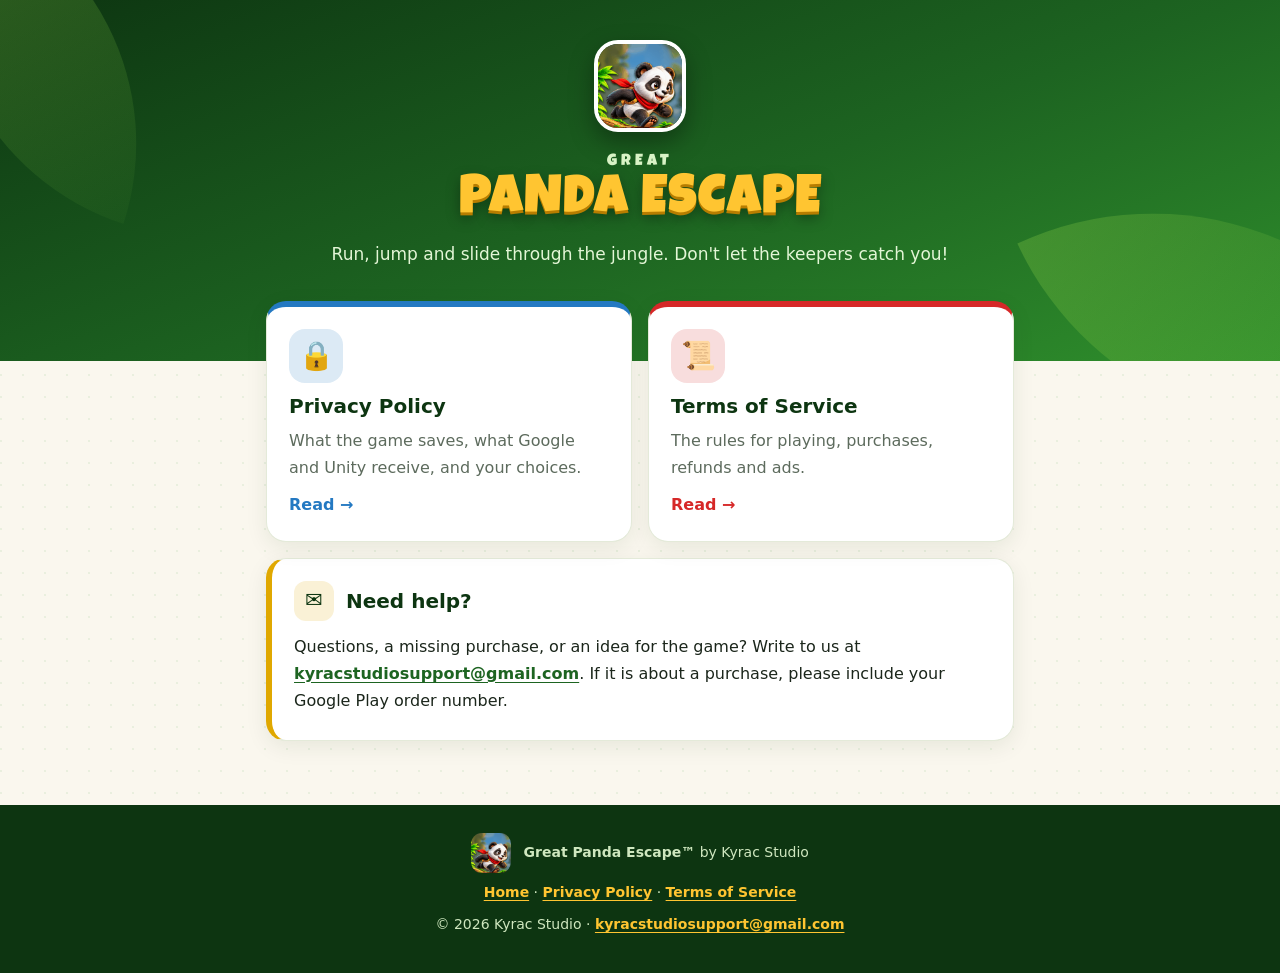
<file: index.html>
<!doctype html>
<html lang="en">
<head>
<meta charset="utf-8">
<meta name="viewport" content="width=device-width, initial-scale=1">
<title>Great Panda Escape — Kyrac Studio</title>
<meta name="description" content="Great Panda Escape, an endless jungle runner by Kyrac Studio: Privacy Policy, Terms of Service and support.">
<link rel="icon" href="icon.png">
<link rel="stylesheet" href="style.css">
</head>
<body>
<header class="hero">
  <img class="app-icon" src="icon.png" alt="Great Panda Escape app icon">
  <h1 class="brand"><small>GREAT</small><span>PANDA ESCAPE</span></h1>
  <p class="tagline">Run, jump and slide through the jungle. Don't let the keepers catch you!</p>
</header>

<main>
  <div class="links">
    <a class="link-card" href="privacy-policy.html" style="--accent: var(--sky)">
      <span class="badge">🔒</span>
      <b>Privacy Policy</b>
      <span>What the game saves, what Google and Unity receive, and your choices.</span><br>
      <em>Read →</em>
    </a>
    <a class="link-card" href="terms.html" style="--accent: var(--red)">
      <span class="badge">📜</span>
      <b>Terms of Service</b>
      <span>The rules for playing, purchases, refunds and ads.</span><br>
      <em>Read →</em>
    </a>
  </div>

  <section class="card c-gold">
    <h2><span class="badge">✉️</span>Need help?</h2>
    <p>Questions, a missing purchase, or an idea for the game? Write to us at <a href="mailto:kyracstudiosupport@gmail.com">kyracstudiosupport@gmail.com</a>. If it is about a purchase, please include your Google Play order number.</p>
  </section>
</main>

<footer>
  <img src="icon.png" alt=""> <b>Great Panda Escape™</b> by Kyrac Studio
  <p><a href="index.html">Home</a> · <a href="privacy-policy.html">Privacy Policy</a> · <a href="terms.html">Terms of Service</a></p>
  <p>© 2026 Kyrac Studio · <a href="mailto:kyracstudiosupport@gmail.com">kyracstudiosupport@gmail.com</a></p>
</footer>
</body>
</html>
</file>
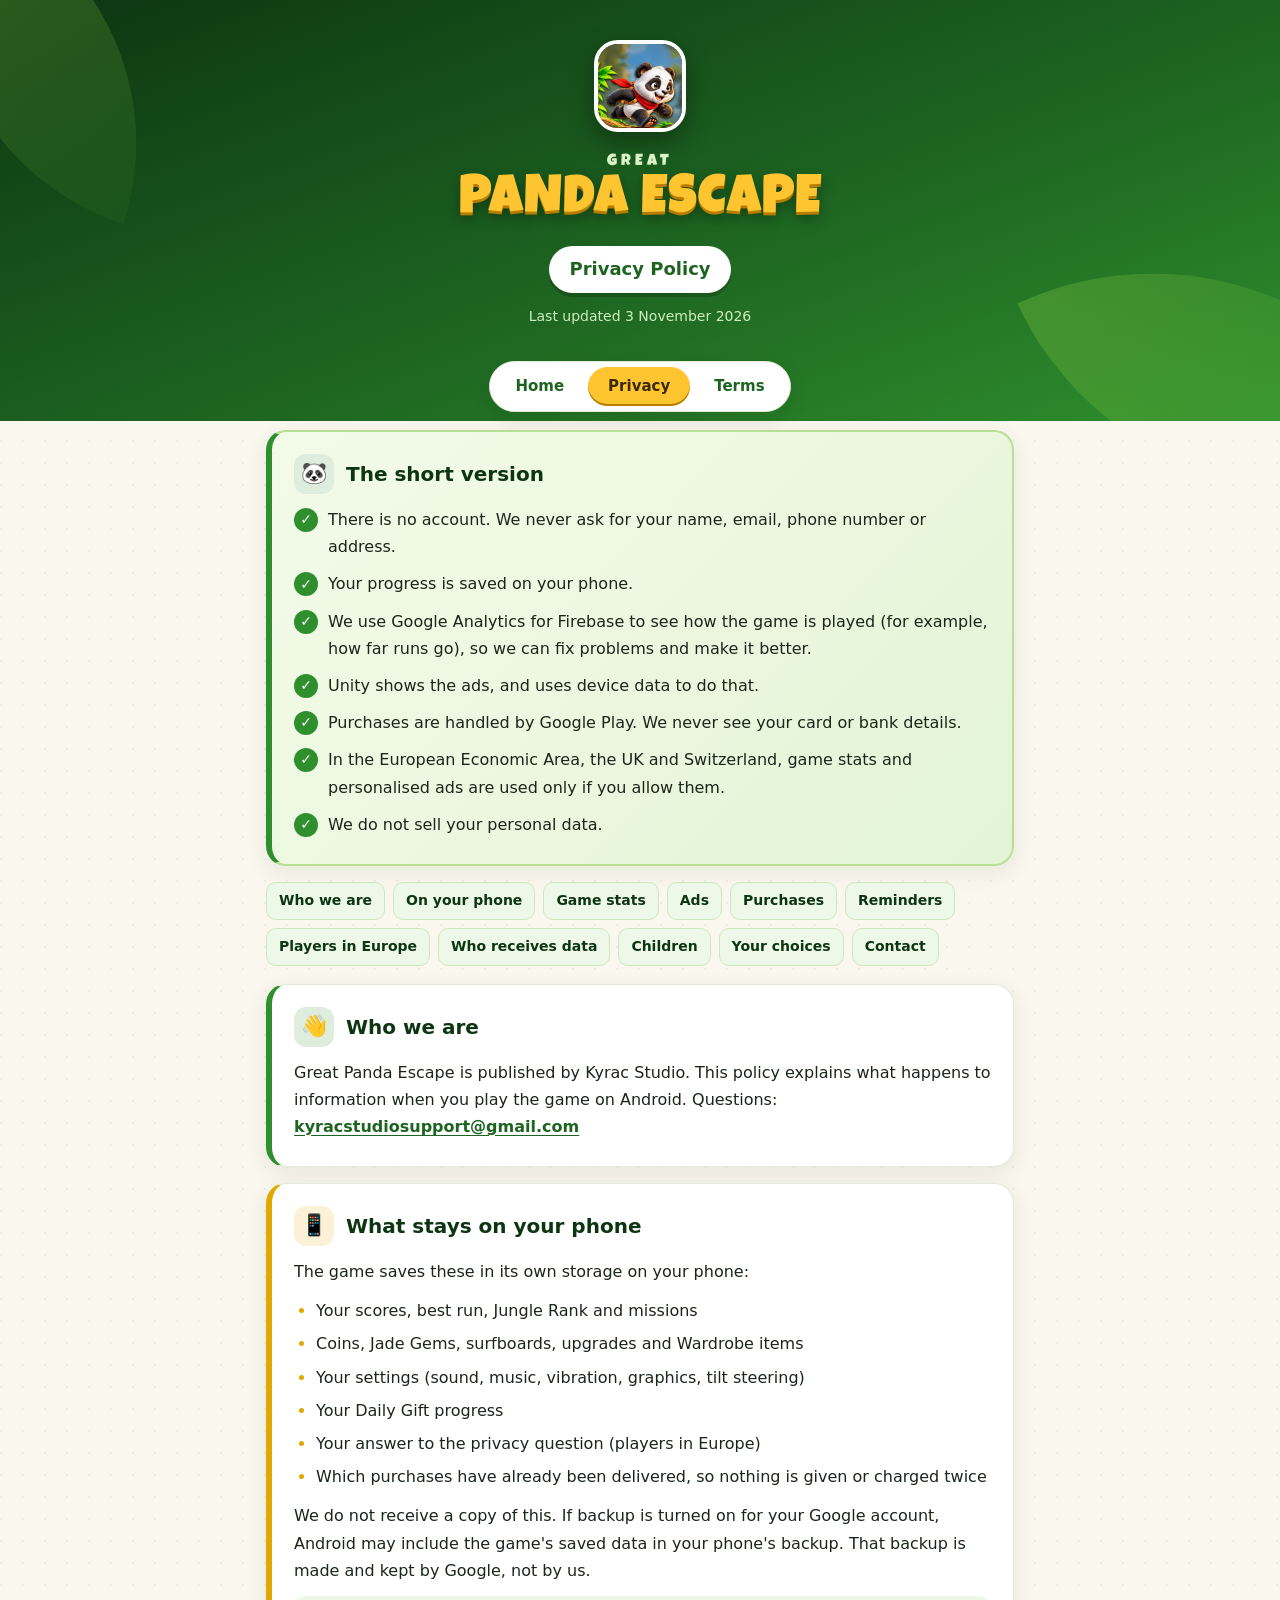
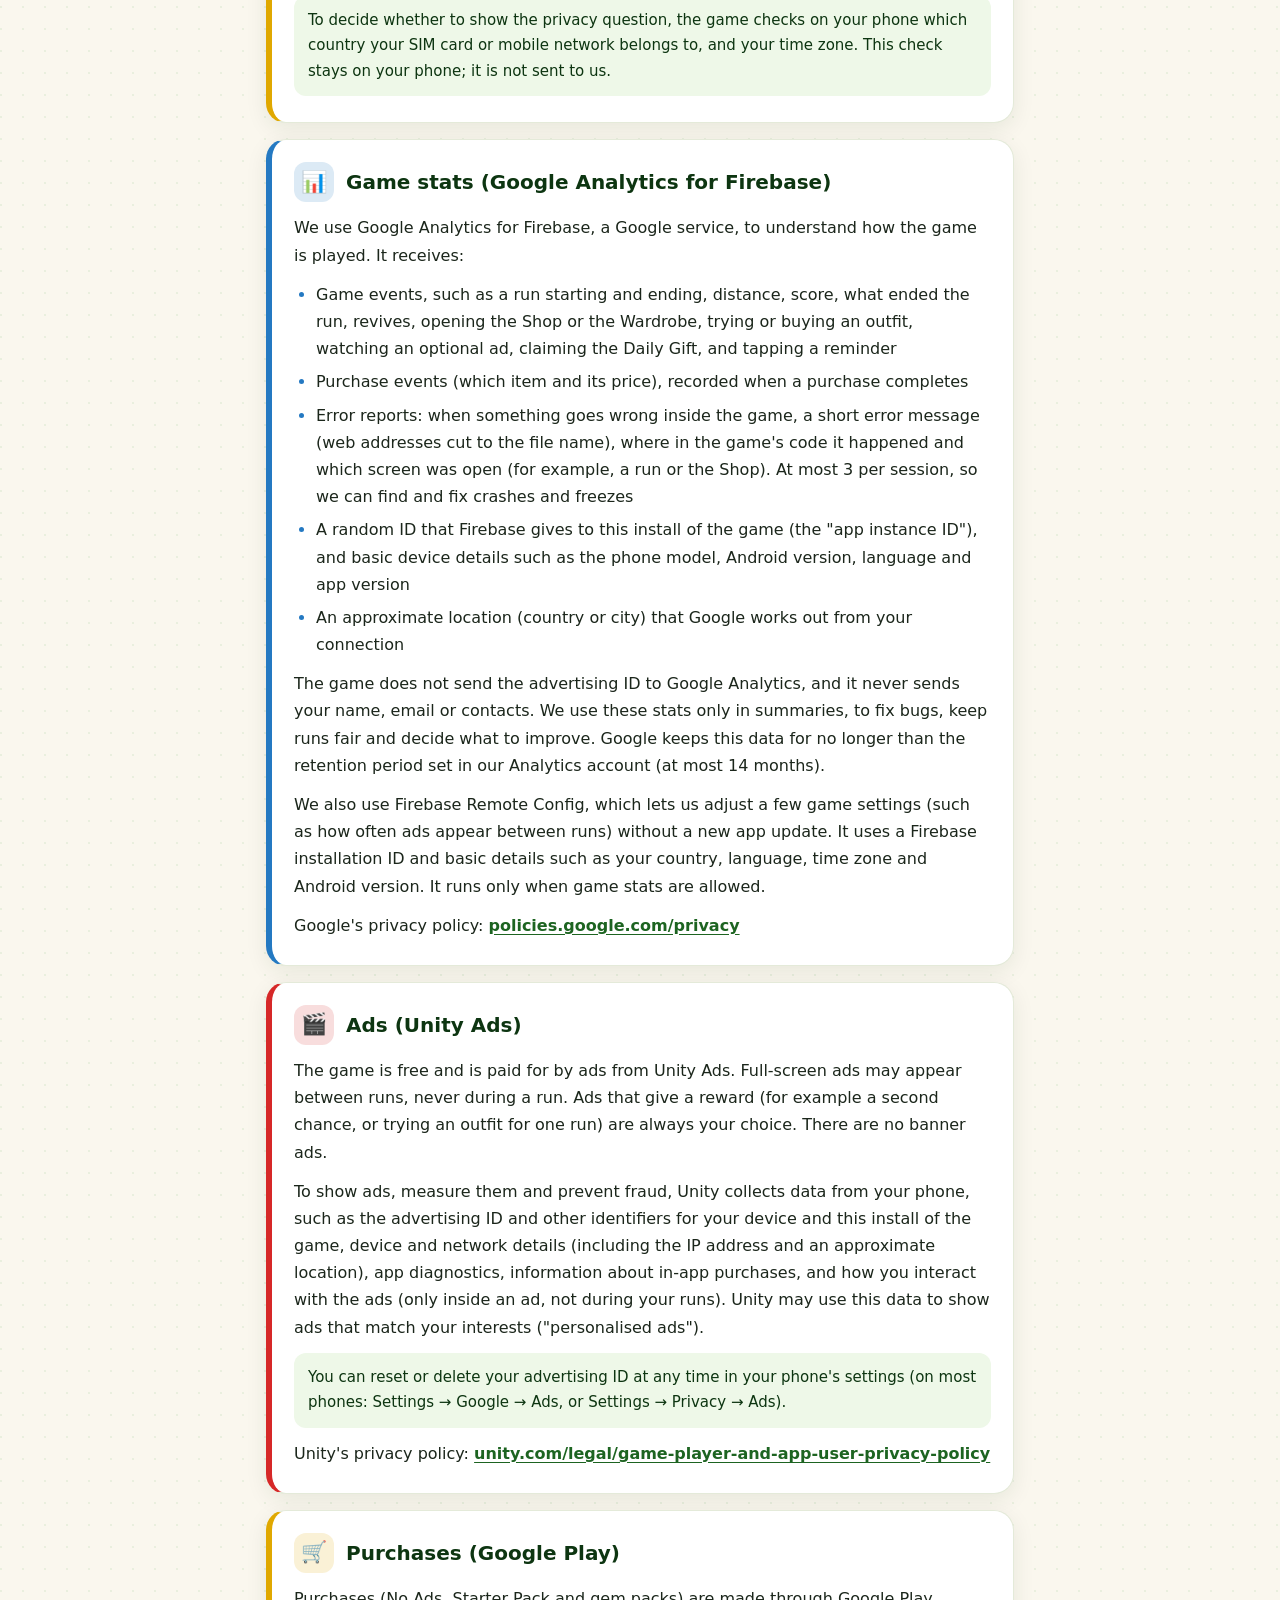
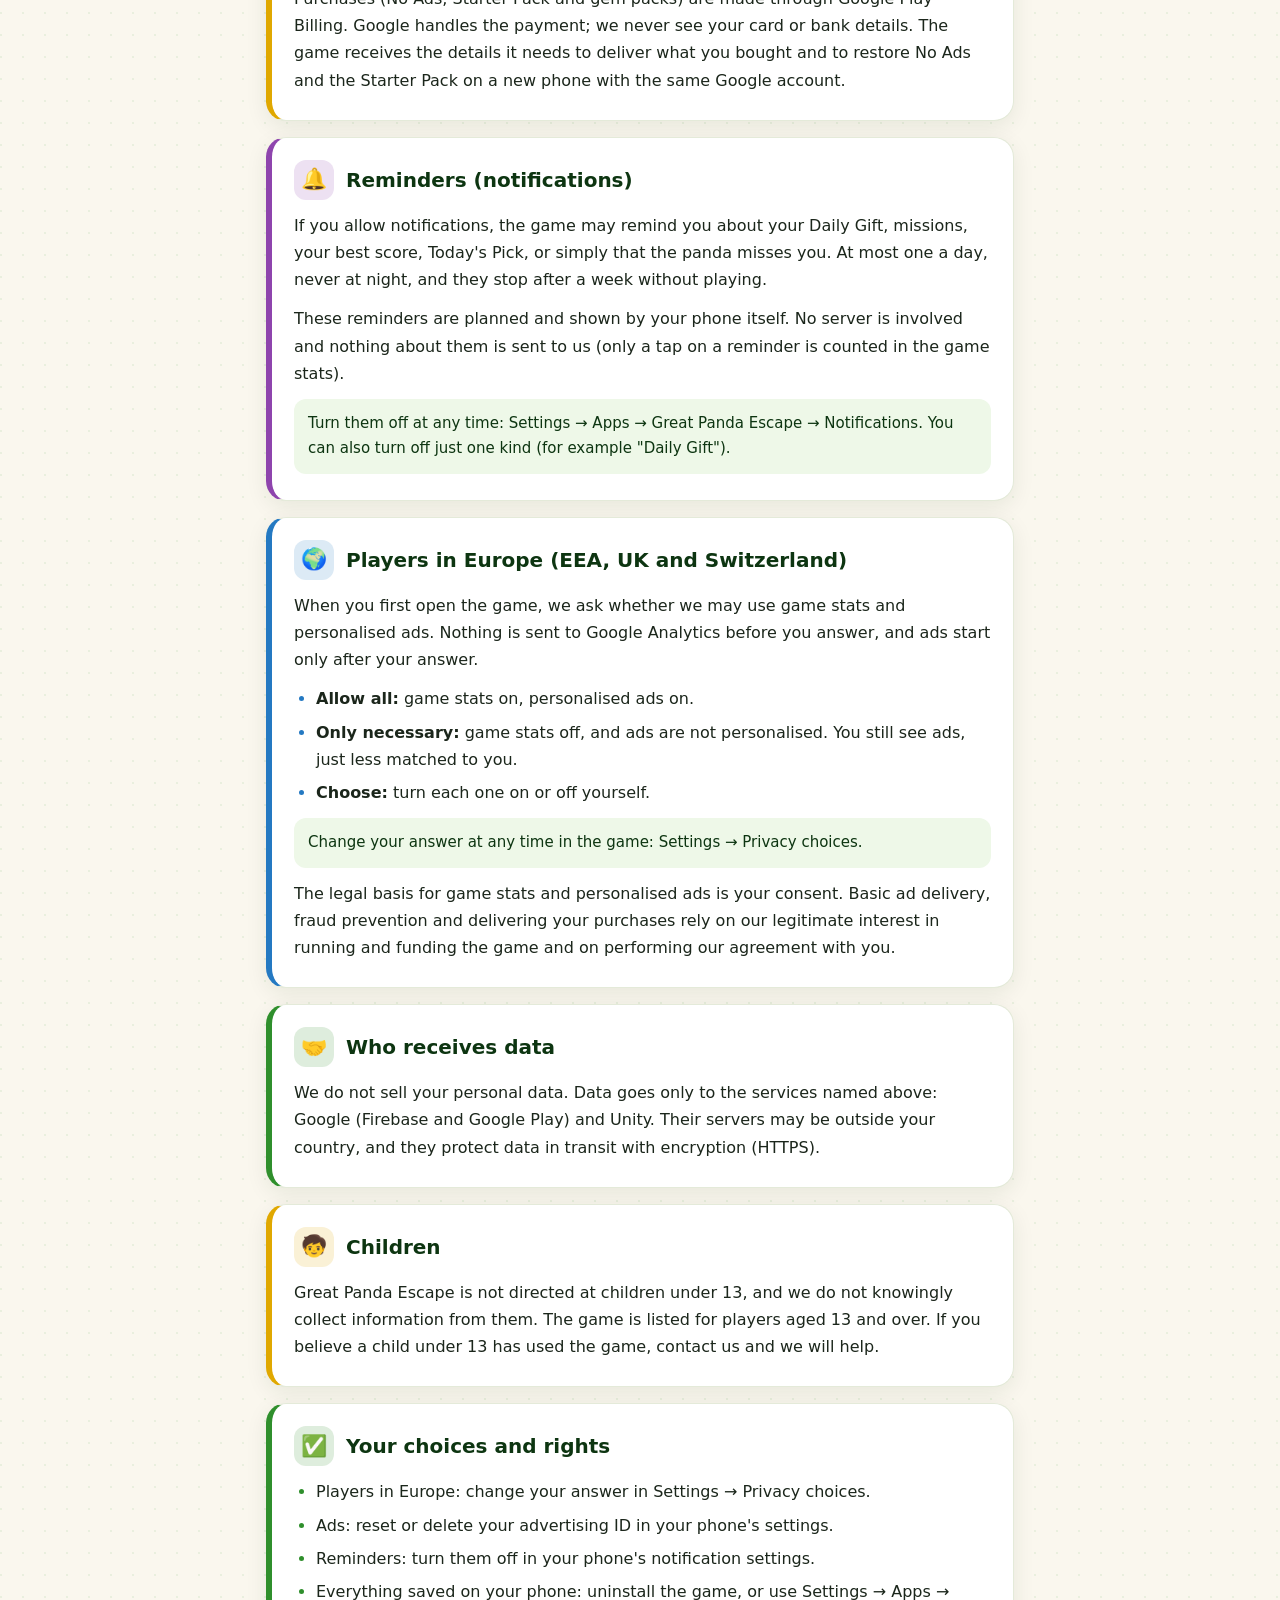
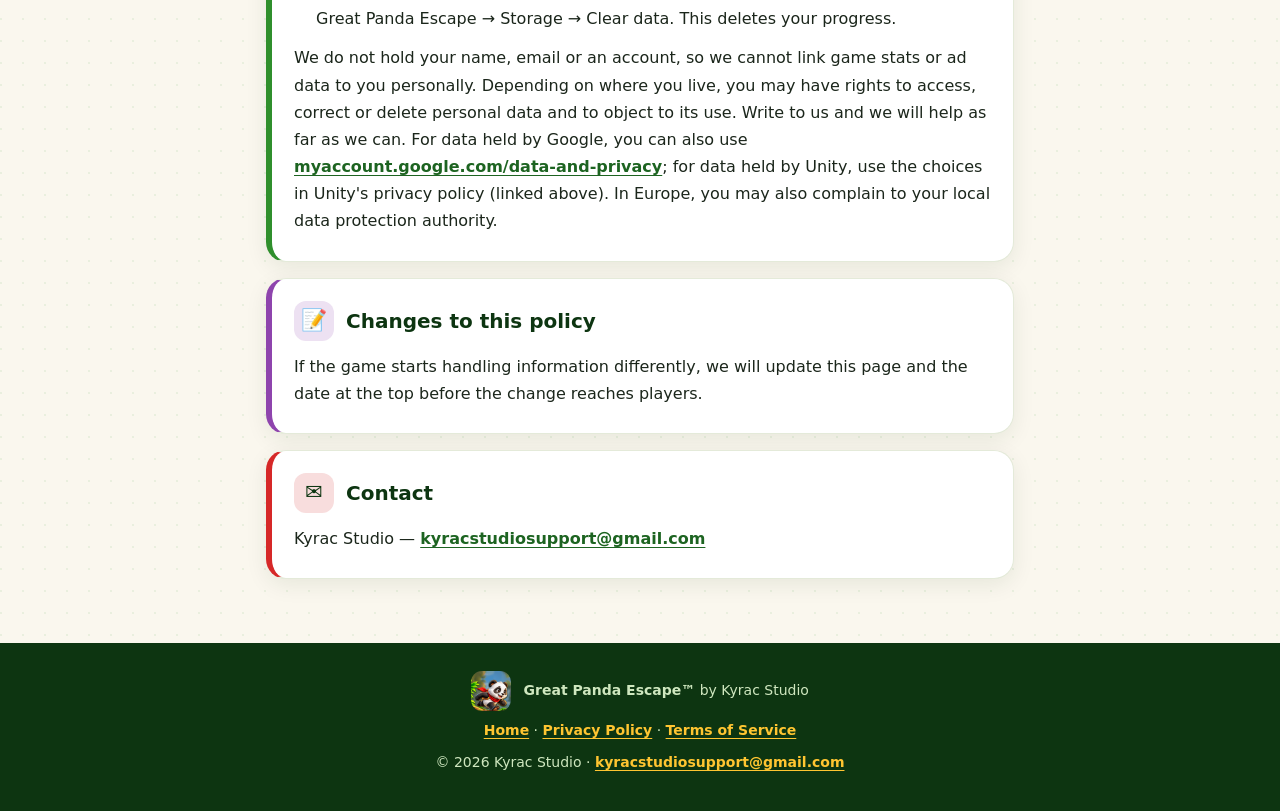
<file: privacy-policy.html>
<!doctype html>
<html lang="en">
<head>
<meta charset="utf-8">
<meta name="viewport" content="width=device-width, initial-scale=1">
<title>Privacy Policy — Great Panda Escape</title>
<meta name="description" content="How Great Panda Escape by Kyrac Studio handles your information.">
<link rel="icon" href="icon.png">
<link rel="stylesheet" href="style.css">
</head>
<body>
<header class="hero">
  <img class="app-icon" src="icon.png" alt="Great Panda Escape app icon">
  <h1 class="brand"><small>GREAT</small><span>PANDA ESCAPE</span></h1>
  <div class="page-pill">Privacy Policy</div>
  <span class="updated">Last updated 3 November 2026</span>
</header>

<main>
  <nav class="nav" aria-label="Pages">
    <a href="index.html">Home</a>
    <a href="privacy-policy.html" aria-current="page">Privacy</a>
    <a href="terms.html">Terms</a>
  </nav>

  <section class="card summary" id="short">
    <h2><span class="badge">🐼</span>The short version</h2>
    <ul>
      <li>There is no account. We never ask for your name, email, phone number or address.</li>
      <li>Your progress is saved on your phone.</li>
      <li>We use Google Analytics for Firebase to see how the game is played (for example, how far runs go), so we can fix problems and make it better.</li>
      <li>Unity shows the ads, and uses device data to do that.</li>
      <li>Purchases are handled by Google Play. We never see your card or bank details.</li>
      <li>In the European Economic Area, the UK and Switzerland, game stats and personalised ads are used only if you allow them.</li>
      <li>We do not sell your personal data.</li>
    </ul>
  </section>

  <nav class="toc" aria-label="On this page">
    <a href="#who">Who we are</a>
    <a href="#phone">On your phone</a>
    <a href="#stats">Game stats</a>
    <a href="#ads">Ads</a>
    <a href="#purchases">Purchases</a>
    <a href="#reminders">Reminders</a>
    <a href="#europe">Players in Europe</a>
    <a href="#sharing">Who receives data</a>
    <a href="#children">Children</a>
    <a href="#rights">Your choices</a>
    <a href="#contact">Contact</a>
  </nav>

  <section class="card c-green" id="who">
    <h2><span class="badge">👋</span>Who we are</h2>
    <p>Great Panda Escape is published by Kyrac Studio. This policy explains what happens to information when you play the game on Android. Questions: <a href="mailto:kyracstudiosupport@gmail.com">kyracstudiosupport@gmail.com</a></p>
  </section>

  <section class="card c-gold" id="phone">
    <h2><span class="badge">📱</span>What stays on your phone</h2>
    <p>The game saves these in its own storage on your phone:</p>
    <ul>
      <li>Your scores, best run, Jungle Rank and missions</li>
      <li>Coins, Jade Gems, surfboards, upgrades and Wardrobe items</li>
      <li>Your settings (sound, music, vibration, graphics, tilt steering)</li>
      <li>Your Daily Gift progress</li>
      <li>Your answer to the privacy question (players in Europe)</li>
      <li>Which purchases have already been delivered, so nothing is given or charged twice</li>
    </ul>
    <p>We do not receive a copy of this. If backup is turned on for your Google account, Android may include the game's saved data in your phone's backup. That backup is made and kept by Google, not by us.</p>
    <p class="note">To decide whether to show the privacy question, the game checks on your phone which country your SIM card or mobile network belongs to, and your time zone. This check stays on your phone; it is not sent to us.</p>
  </section>

  <section class="card c-sky" id="stats">
    <h2><span class="badge">📊</span>Game stats (Google Analytics for Firebase)</h2>
    <p>We use Google Analytics for Firebase, a Google service, to understand how the game is played. It receives:</p>
    <ul>
      <li>Game events, such as a run starting and ending, distance, score, what ended the run, revives, opening the Shop or the Wardrobe, trying or buying an outfit, watching an optional ad, claiming the Daily Gift, and tapping a reminder</li>
      <li>Purchase events (which item and its price), recorded when a purchase completes</li>
      <li>Error reports: when something goes wrong inside the game, a short error message (web addresses cut to the file name), where in the game's code it happened and which screen was open (for example, a run or the Shop). At most 3 per session, so we can find and fix crashes and freezes</li>
      <li>A random ID that Firebase gives to this install of the game (the "app instance ID"), and basic device details such as the phone model, Android version, language and app version</li>
      <li>An approximate location (country or city) that Google works out from your connection</li>
    </ul>
    <p>The game does not send the advertising ID to Google Analytics, and it never sends your name, email or contacts. We use these stats only in summaries, to fix bugs, keep runs fair and decide what to improve. Google keeps this data for no longer than the retention period set in our Analytics account (at most 14 months).</p>
    <p>We also use Firebase Remote Config, which lets us adjust a few game settings (such as how often ads appear between runs) without a new app update. It uses a Firebase installation ID and basic details such as your country, language, time zone and Android version. It runs only when game stats are allowed.</p>
    <p>Google's privacy policy: <a href="https://policies.google.com/privacy">policies.google.com/privacy</a></p>
  </section>

  <section class="card c-red" id="ads">
    <h2><span class="badge">🎬</span>Ads (Unity Ads)</h2>
    <p>The game is free and is paid for by ads from Unity Ads. Full-screen ads may appear between runs, never during a run. Ads that give a reward (for example a second chance, or trying an outfit for one run) are always your choice. There are no banner ads.</p>
    <p>To show ads, measure them and prevent fraud, Unity collects data from your phone, such as the advertising ID and other identifiers for your device and this install of the game, device and network details (including the IP address and an approximate location), app diagnostics, information about in-app purchases, and how you interact with the ads (only inside an ad, not during your runs). Unity may use this data to show ads that match your interests ("personalised ads").</p>
    <p class="note">You can reset or delete your advertising ID at any time in your phone's settings (on most phones: Settings → Google → Ads, or Settings → Privacy → Ads).</p>
    <p>Unity's privacy policy: <a href="https://unity.com/legal/game-player-and-app-user-privacy-policy">unity.com/legal/game-player-and-app-user-privacy-policy</a></p>
  </section>

  <section class="card c-gold" id="purchases">
    <h2><span class="badge">🛒</span>Purchases (Google Play)</h2>
    <p>Purchases (No Ads, Starter Pack and gem packs) are made through Google Play Billing. Google handles the payment; we never see your card or bank details. The game receives the details it needs to deliver what you bought and to restore No Ads and the Starter Pack on a new phone with the same Google account.</p>
  </section>

  <section class="card c-plum" id="reminders">
    <h2><span class="badge">🔔</span>Reminders (notifications)</h2>
    <p>If you allow notifications, the game may remind you about your Daily Gift, missions, your best score, Today's Pick, or simply that the panda misses you. At most one a day, never at night, and they stop after a week without playing.</p>
    <p>These reminders are planned and shown by your phone itself. No server is involved and nothing about them is sent to us (only a tap on a reminder is counted in the game stats).</p>
    <p class="note">Turn them off at any time: Settings → Apps → Great Panda Escape → Notifications. You can also turn off just one kind (for example "Daily Gift").</p>
  </section>

  <section class="card c-sky" id="europe">
    <h2><span class="badge">🌍</span>Players in Europe (EEA, UK and Switzerland)</h2>
    <p>When you first open the game, we ask whether we may use game stats and personalised ads. Nothing is sent to Google Analytics before you answer, and ads start only after your answer.</p>
    <ul>
      <li><b>Allow all:</b> game stats on, personalised ads on.</li>
      <li><b>Only necessary:</b> game stats off, and ads are not personalised. You still see ads, just less matched to you.</li>
      <li><b>Choose:</b> turn each one on or off yourself.</li>
    </ul>
    <p class="note">Change your answer at any time in the game: Settings → Privacy choices.</p>
    <p>The legal basis for game stats and personalised ads is your consent. Basic ad delivery, fraud prevention and delivering your purchases rely on our legitimate interest in running and funding the game and on performing our agreement with you.</p>
  </section>

  <section class="card c-green" id="sharing">
    <h2><span class="badge">🤝</span>Who receives data</h2>
    <p>We do not sell your personal data. Data goes only to the services named above: Google (Firebase and Google Play) and Unity. Their servers may be outside your country, and they protect data in transit with encryption (HTTPS).</p>
  </section>

  <section class="card c-gold" id="children">
    <h2><span class="badge">🧒</span>Children</h2>
    <p>Great Panda Escape is not directed at children under 13, and we do not knowingly collect information from them. The game is listed for players aged 13 and over. If you believe a child under 13 has used the game, contact us and we will help.</p>
  </section>

  <section class="card c-green" id="rights">
    <h2><span class="badge">✅</span>Your choices and rights</h2>
    <ul>
      <li>Players in Europe: change your answer in Settings → Privacy choices.</li>
      <li>Ads: reset or delete your advertising ID in your phone's settings.</li>
      <li>Reminders: turn them off in your phone's notification settings.</li>
      <li>Everything saved on your phone: uninstall the game, or use Settings → Apps → Great Panda Escape → Storage → Clear data. This deletes your progress.</li>
    </ul>
    <p>We do not hold your name, email or an account, so we cannot link game stats or ad data to you personally. Depending on where you live, you may have rights to access, correct or delete personal data and to object to its use. Write to us and we will help as far as we can. For data held by Google, you can also use <a href="https://myaccount.google.com/data-and-privacy">myaccount.google.com/data-and-privacy</a>; for data held by Unity, use the choices in Unity's privacy policy (linked above). In Europe, you may also complain to your local data protection authority.</p>
  </section>

  <section class="card c-plum" id="changes">
    <h2><span class="badge">📝</span>Changes to this policy</h2>
    <p>If the game starts handling information differently, we will update this page and the date at the top before the change reaches players.</p>
  </section>

  <section class="card c-red" id="contact">
    <h2><span class="badge">✉️</span>Contact</h2>
    <p>Kyrac Studio — <a href="mailto:kyracstudiosupport@gmail.com">kyracstudiosupport@gmail.com</a></p>
  </section>
</main>

<footer>
  <img src="icon.png" alt=""> <b>Great Panda Escape™</b> by Kyrac Studio
  <p><a href="index.html">Home</a> · <a href="privacy-policy.html">Privacy Policy</a> · <a href="terms.html">Terms of Service</a></p>
  <p>© 2026 Kyrac Studio · <a href="mailto:kyracstudiosupport@gmail.com">kyracstudiosupport@gmail.com</a></p>
</footer>
</body>
</html>
</file>
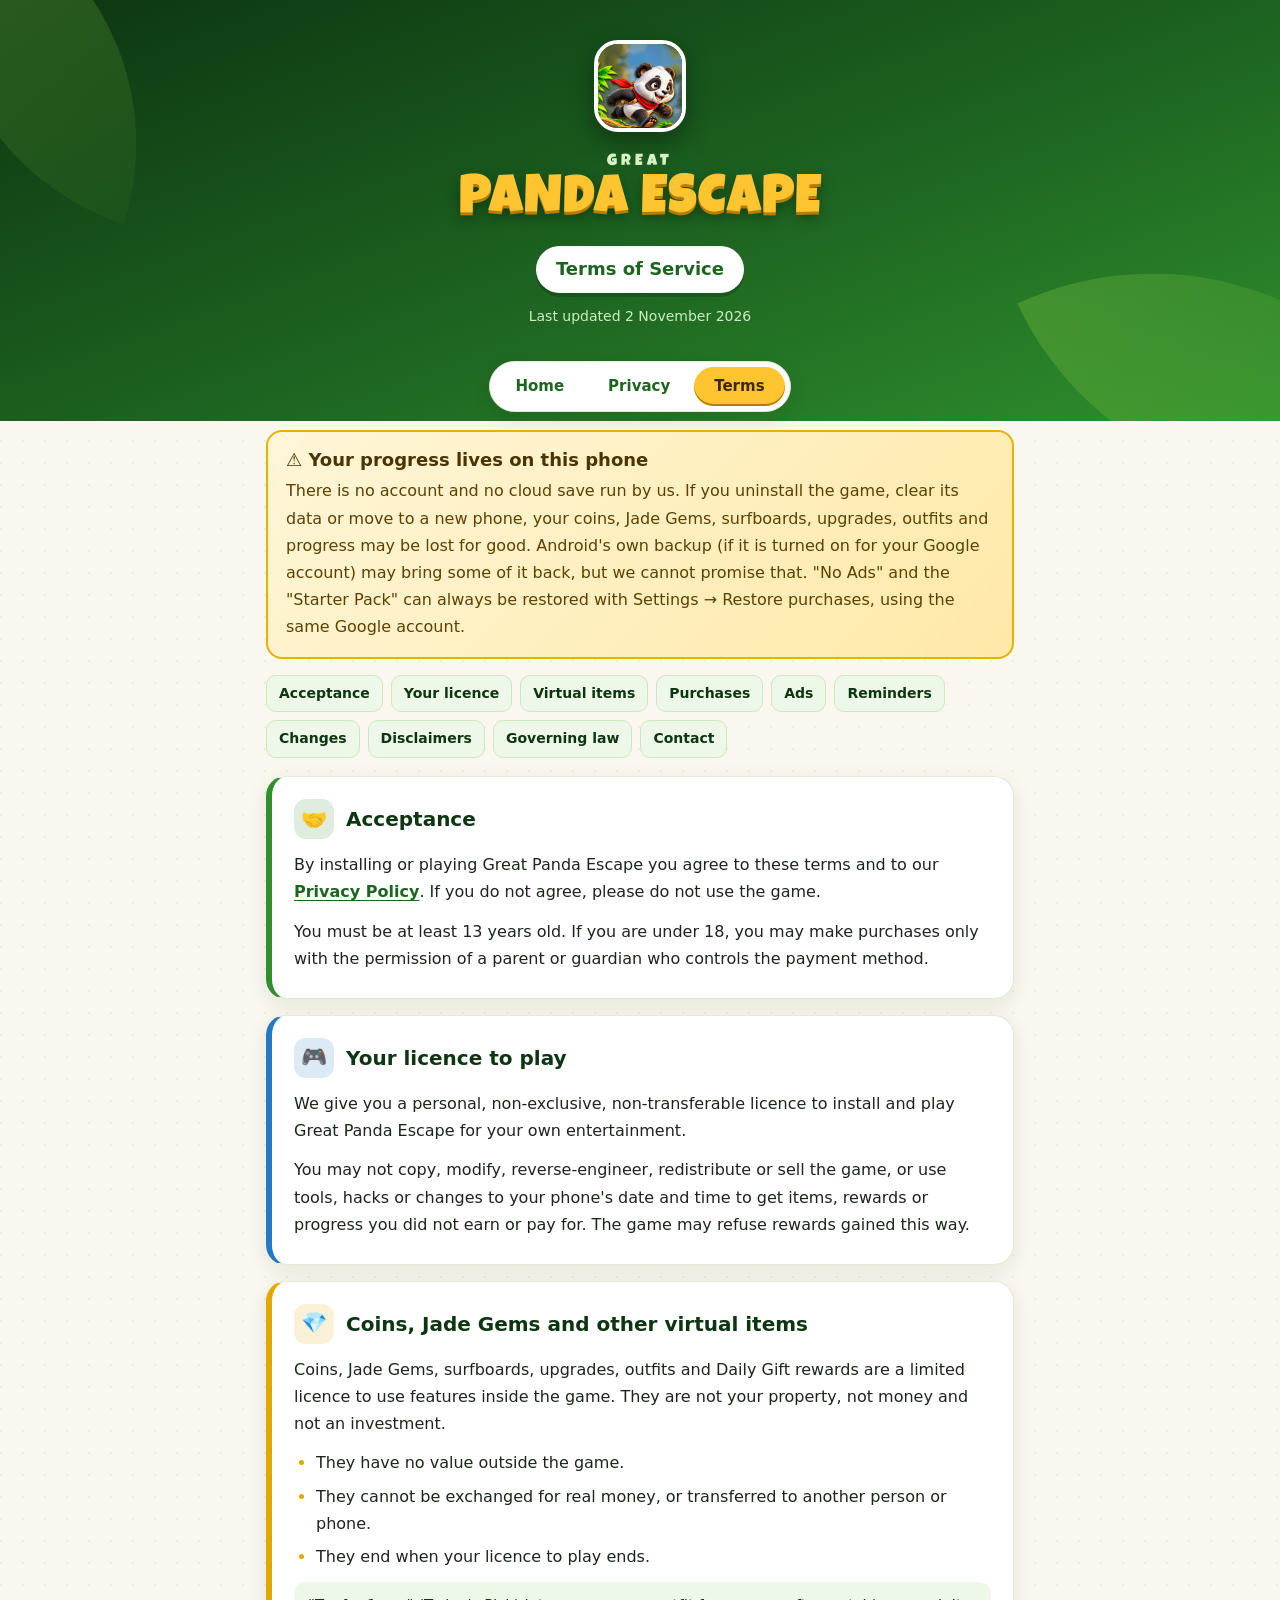
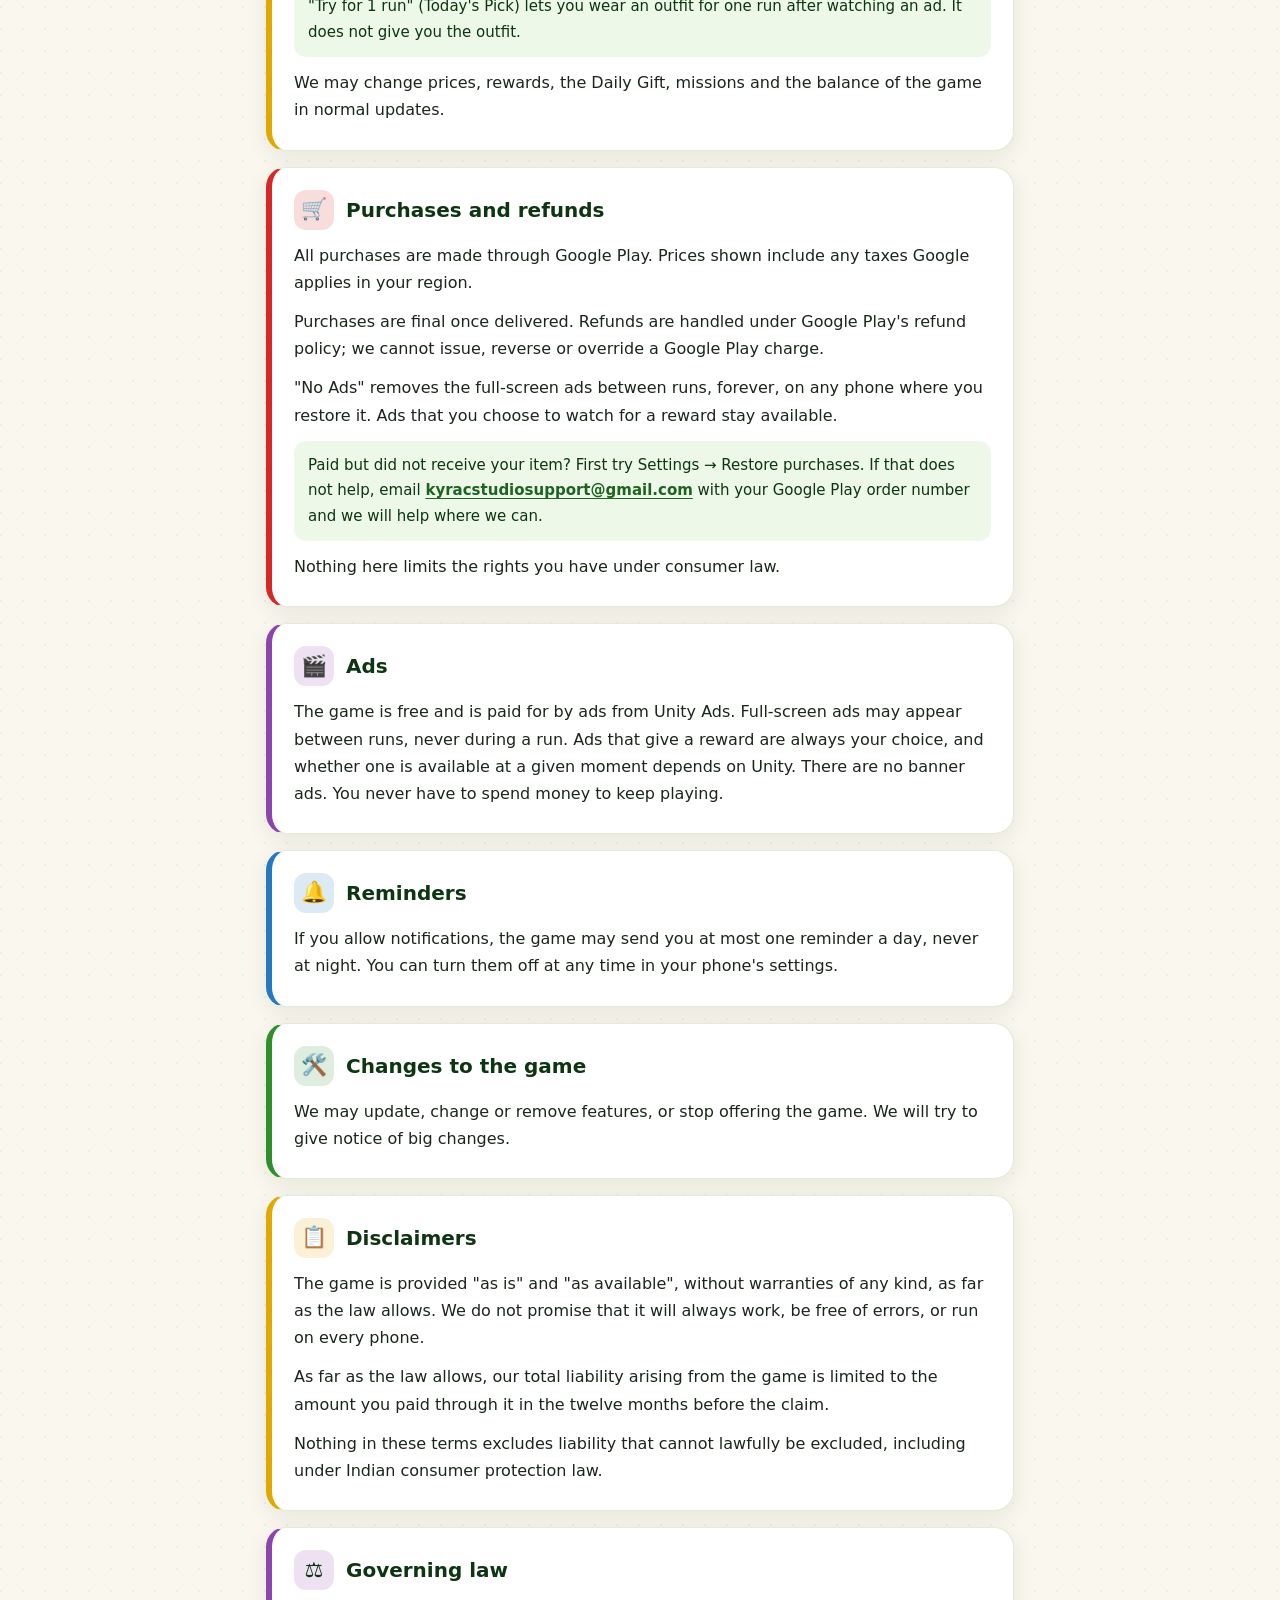
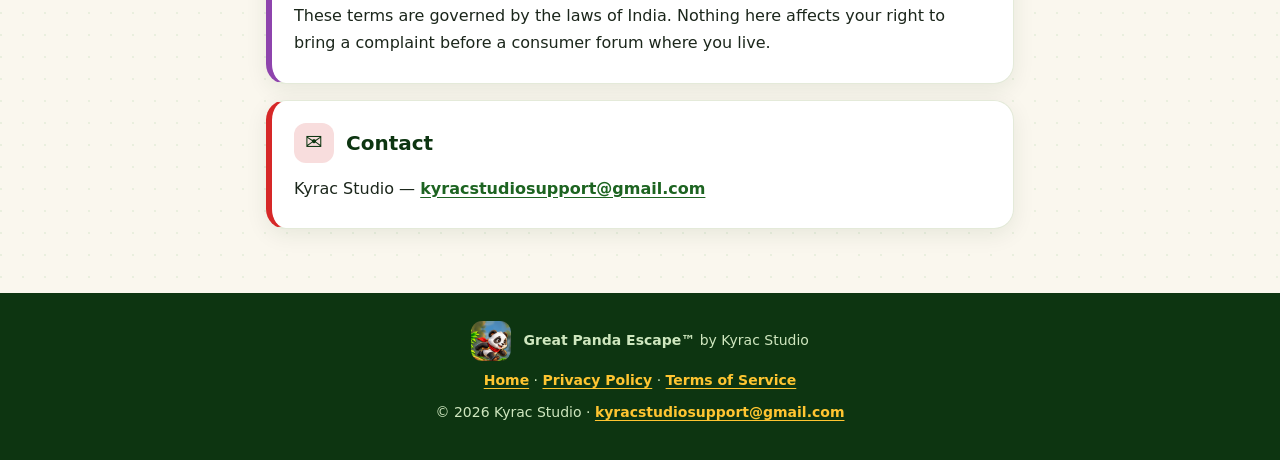
<file: terms.html>
<!doctype html>
<html lang="en">
<head>
<meta charset="utf-8">
<meta name="viewport" content="width=device-width, initial-scale=1">
<title>Terms of Service — Great Panda Escape</title>
<meta name="description" content="The terms for playing Great Panda Escape by Kyrac Studio.">
<link rel="icon" href="icon.png">
<link rel="stylesheet" href="style.css">
</head>
<body>
<header class="hero">
  <img class="app-icon" src="icon.png" alt="Great Panda Escape app icon">
  <h1 class="brand"><small>GREAT</small><span>PANDA ESCAPE</span></h1>
  <div class="page-pill">Terms of Service</div>
  <span class="updated">Last updated 2 November 2026</span>
</header>

<main>
  <nav class="nav" aria-label="Pages">
    <a href="index.html">Home</a>
    <a href="privacy-policy.html">Privacy</a>
    <a href="terms.html" aria-current="page">Terms</a>
  </nav>

  <section class="warn">
    <h2>⚠️ Your progress lives on this phone</h2>
    <p>There is no account and no cloud save run by us. If you uninstall the game, clear its data or move to a new phone, your coins, Jade Gems, surfboards, upgrades, outfits and progress may be lost for good. Android's own backup (if it is turned on for your Google account) may bring some of it back, but we cannot promise that. "No Ads" and the "Starter Pack" can always be restored with Settings → Restore purchases, using the same Google account.</p>
  </section>

  <nav class="toc" aria-label="On this page">
    <a href="#acceptance">Acceptance</a>
    <a href="#licence">Your licence</a>
    <a href="#items">Virtual items</a>
    <a href="#purchases">Purchases</a>
    <a href="#ads">Ads</a>
    <a href="#reminders">Reminders</a>
    <a href="#changes">Changes</a>
    <a href="#disclaimers">Disclaimers</a>
    <a href="#law">Governing law</a>
    <a href="#contact">Contact</a>
  </nav>

  <section class="card c-green" id="acceptance">
    <h2><span class="badge">🤝</span>Acceptance</h2>
    <p>By installing or playing Great Panda Escape you agree to these terms and to our <a href="privacy-policy.html">Privacy Policy</a>. If you do not agree, please do not use the game.</p>
    <p>You must be at least 13 years old. If you are under 18, you may make purchases only with the permission of a parent or guardian who controls the payment method.</p>
  </section>

  <section class="card c-sky" id="licence">
    <h2><span class="badge">🎮</span>Your licence to play</h2>
    <p>We give you a personal, non-exclusive, non-transferable licence to install and play Great Panda Escape for your own entertainment.</p>
    <p>You may not copy, modify, reverse-engineer, redistribute or sell the game, or use tools, hacks or changes to your phone's date and time to get items, rewards or progress you did not earn or pay for. The game may refuse rewards gained this way.</p>
  </section>

  <section class="card c-gold" id="items">
    <h2><span class="badge">💎</span>Coins, Jade Gems and other virtual items</h2>
    <p>Coins, Jade Gems, surfboards, upgrades, outfits and Daily Gift rewards are a limited licence to use features inside the game. They are not your property, not money and not an investment.</p>
    <ul>
      <li>They have no value outside the game.</li>
      <li>They cannot be exchanged for real money, or transferred to another person or phone.</li>
      <li>They end when your licence to play ends.</li>
    </ul>
    <p class="note">"Try for 1 run" (Today's Pick) lets you wear an outfit for one run after watching an ad. It does not give you the outfit.</p>
    <p>We may change prices, rewards, the Daily Gift, missions and the balance of the game in normal updates.</p>
  </section>

  <section class="card c-red" id="purchases">
    <h2><span class="badge">🛒</span>Purchases and refunds</h2>
    <p>All purchases are made through Google Play. Prices shown include any taxes Google applies in your region.</p>
    <p>Purchases are final once delivered. Refunds are handled under Google Play's refund policy; we cannot issue, reverse or override a Google Play charge.</p>
    <p>"No Ads" removes the full-screen ads between runs, forever, on any phone where you restore it. Ads that you choose to watch for a reward stay available.</p>
    <p class="note">Paid but did not receive your item? First try Settings → Restore purchases. If that does not help, email <a href="mailto:kyracstudiosupport@gmail.com">kyracstudiosupport@gmail.com</a> with your Google Play order number and we will help where we can.</p>
    <p>Nothing here limits the rights you have under consumer law.</p>
  </section>

  <section class="card c-plum" id="ads">
    <h2><span class="badge">🎬</span>Ads</h2>
    <p>The game is free and is paid for by ads from Unity Ads. Full-screen ads may appear between runs, never during a run. Ads that give a reward are always your choice, and whether one is available at a given moment depends on Unity. There are no banner ads. You never have to spend money to keep playing.</p>
  </section>

  <section class="card c-sky" id="reminders">
    <h2><span class="badge">🔔</span>Reminders</h2>
    <p>If you allow notifications, the game may send you at most one reminder a day, never at night. You can turn them off at any time in your phone's settings.</p>
  </section>

  <section class="card c-green" id="changes">
    <h2><span class="badge">🛠️</span>Changes to the game</h2>
    <p>We may update, change or remove features, or stop offering the game. We will try to give notice of big changes.</p>
  </section>

  <section class="card c-gold" id="disclaimers">
    <h2><span class="badge">📋</span>Disclaimers</h2>
    <p>The game is provided "as is" and "as available", without warranties of any kind, as far as the law allows. We do not promise that it will always work, be free of errors, or run on every phone.</p>
    <p>As far as the law allows, our total liability arising from the game is limited to the amount you paid through it in the twelve months before the claim.</p>
    <p>Nothing in these terms excludes liability that cannot lawfully be excluded, including under Indian consumer protection law.</p>
  </section>

  <section class="card c-plum" id="law">
    <h2><span class="badge">⚖️</span>Governing law</h2>
    <p>These terms are governed by the laws of India. Nothing here affects your right to bring a complaint before a consumer forum where you live.</p>
  </section>

  <section class="card c-red" id="contact">
    <h2><span class="badge">✉️</span>Contact</h2>
    <p>Kyrac Studio — <a href="mailto:kyracstudiosupport@gmail.com">kyracstudiosupport@gmail.com</a></p>
  </section>
</main>

<footer>
  <img src="icon.png" alt=""> <b>Great Panda Escape™</b> by Kyrac Studio
  <p><a href="index.html">Home</a> · <a href="privacy-policy.html">Privacy Policy</a> · <a href="terms.html">Terms of Service</a></p>
  <p>© 2026 Kyrac Studio · <a href="mailto:kyracstudiosupport@gmail.com">kyracstudiosupport@gmail.com</a></p>
</footer>
</body>
</html>
</file>
<file: style.css>
/* Great Panda Escape — legal pages (Privacy Policy, Terms, index).
   Colours from the game: jungle green, bamboo gold, the panda's red bandana. */
/* Font: Luckiest Guy, Copyright (c) 2010 by Brian J. Bonislawsky DBA Astigmatic (AOETI).
   Licensed under the Apache License, Version 2.0: https://www.apache.org/licenses/LICENSE-2.0
   (luckiest-guy.woff2 is the unchanged file from @fontsource/luckiest-guy) */
@font-face {
  font-family: "Luckiest Guy";
  src: url("luckiest-guy.woff2") format("woff2");
  font-display: swap;
}

:root {
  color-scheme: light;
  --jungle-900: #0d3511;
  --jungle-700: #1d6421;
  --jungle-500: #2f8f2c;
  --leaf: #7cc242;
  --mint: #eef8e8;
  --gold: #ffc531;
  --gold-dark: #b77d00;
  --red: #d62828;
  --sky: #2479c2;
  --plum: #8e44ad;
  --ink: #1b261b;
  --muted: #5d6b5d;
  --cream: #faf7ee;
  --card: #ffffff;
  --line: #e4ead9;
}

* { box-sizing: border-box; }

body {
  margin: 0;
  font: 16px/1.7 system-ui, -apple-system, "Segoe UI", Roboto, "Helvetica Neue", Arial, sans-serif;
  color: var(--ink);
  background:
    radial-gradient(circle at 1px 1px, rgba(47, 143, 44, 0.08) 1px, transparent 0) 0 0 / 22px 22px,
    var(--cream);
}

a { color: var(--jungle-700); font-weight: 600; text-underline-offset: 3px; }
a:hover { color: var(--red); }

/* ── hero ─────────────────────────────────────────── */
.hero {
  position: relative;
  overflow: hidden;
  padding: 40px 16px 92px;
  text-align: center;
  color: #fff;
  background: linear-gradient(160deg, var(--jungle-900) 0%, var(--jungle-700) 55%, var(--jungle-500) 100%);
}
.hero::before,
.hero::after {
  content: "";
  position: absolute;
  width: 260px;
  height: 260px;
  border-radius: 0 100% 0 100%;
  background: linear-gradient(135deg, rgba(124, 194, 66, 0.35), rgba(124, 194, 66, 0.05));
}
.hero::before { left: -90px; top: -70px; transform: rotate(18deg); }
.hero::after { right: -110px; bottom: -120px; transform: rotate(-25deg); width: 320px; height: 320px; }
.hero > * { position: relative; z-index: 1; }

.app-icon {
  width: 92px;
  height: 92px;
  border-radius: 24px;
  border: 4px solid #fff;
  box-shadow: 0 10px 24px rgba(0, 0, 0, 0.35);
  background: #fff;
}
.brand { margin: 14px 0 0; font-family: "Luckiest Guy", system-ui, sans-serif; font-weight: 400; line-height: 1; letter-spacing: 1px; }
.brand small {
  display: block;
  font-size: 16px;
  letter-spacing: 4px;
  color: #d9f3c6;
  margin-bottom: 4px;
}
.brand span {
  display: block;
  font-size: clamp(34px, 8vw, 54px);
  color: var(--gold);
  text-shadow: 0 3px 0 var(--gold-dark), 0 6px 14px rgba(0, 0, 0, 0.35);
}
.page-pill {
  display: inline-block;
  margin-top: 18px;
  padding: 8px 20px;
  border-radius: 999px;
  background: #fff;
  color: var(--jungle-700);
  font-weight: 800;
  font-size: 18px;
  box-shadow: 0 4px 0 rgba(0, 0, 0, 0.18);
}
.updated { display: block; margin-top: 12px; font-size: 14px; color: #cfeec0; }
.tagline { margin: 12px 0 0; font-size: 17px; color: #e3f6d6; }

/* ── page body ────────────────────────────────────── */
main {
  max-width: 780px;
  margin: -60px auto 0;
  padding: 0 16px 48px;
  position: relative;
  z-index: 2;
}

.nav {
  display: flex;
  gap: 4px;
  width: fit-content;
  margin: 0 auto 18px;
  padding: 5px;
  border-radius: 999px;
  background: var(--card);
  border: 1px solid var(--line);
  box-shadow: 0 6px 18px rgba(13, 53, 17, 0.14);
}
.nav a {
  padding: 7px 20px;
  border-radius: 999px;
  color: var(--jungle-700);
  text-decoration: none;
  font-size: 15px;
}
.nav a:hover { background: var(--mint); color: var(--jungle-900); }
.nav a[aria-current="page"] { background: var(--gold); color: #3b2a00; box-shadow: inset 0 -2px 0 var(--gold-dark); }

.card {
  background: var(--card);
  border-radius: 20px;
  padding: 22px 22px 14px;
  margin: 0 0 16px;
  box-shadow: 0 6px 22px rgba(13, 53, 17, 0.08);
  border: 1px solid var(--line);
  border-left: 6px solid var(--accent, var(--jungle-500));
}
.card h2 {
  display: flex;
  align-items: center;
  gap: 12px;
  margin: 0 0 12px;
  font-size: 20px;
  line-height: 1.3;
  color: var(--jungle-900);
}
.card h2 .badge {
  flex: none;
  display: grid;
  place-items: center;
  width: 40px;
  height: 40px;
  border-radius: 12px;
  font-size: 21px;
  background: color-mix(in srgb, var(--accent, var(--jungle-500)) 16%, #fff);
}
.card p { margin: 0 0 12px; }
.card ul { margin: 0 0 12px; padding-left: 22px; }
.card li { margin: 0 0 6px; }
.card li::marker { color: var(--accent, var(--jungle-500)); }

.c-green { --accent: var(--jungle-500); }
.c-gold { --accent: #e0a800; }
.c-red { --accent: var(--red); }
.c-sky { --accent: var(--sky); }
.c-plum { --accent: var(--plum); }

/* the short version: big friendly ticks */
.summary {
  background: linear-gradient(135deg, #f3fbe9, #e3f4d6);
  border: 2px solid #b9df94;
  border-left: 6px solid var(--jungle-500);
}
.summary ul { list-style: none; padding: 0; }
.summary li { position: relative; padding-left: 34px; margin-bottom: 10px; }
.summary li::before {
  content: "✓";
  position: absolute;
  left: 0;
  top: 2px;
  width: 24px;
  height: 24px;
  border-radius: 50%;
  display: grid;
  place-items: center;
  font-size: 14px;
  font-weight: 900;
  color: #fff;
  background: var(--jungle-500);
}

/* "On this page" */
.toc { display: flex; flex-wrap: wrap; gap: 8px; margin: 0 0 18px; }
.toc a {
  padding: 6px 12px;
  border-radius: 10px;
  font-size: 14px;
  text-decoration: none;
  color: var(--jungle-900);
  background: var(--mint);
  border: 1px solid #cfe7bf;
}
.toc a:hover { background: var(--gold); color: #3b2a00; }

.warn {
  margin: 0 0 16px;
  padding: 16px 18px;
  border-radius: 16px;
  background: linear-gradient(135deg, #fff6d8, #ffe9a8);
  border: 2px solid #e8b100;
  color: #5c4100;
}
.warn h2 { margin: 0 0 6px; font-size: 18px; line-height: 1.3; color: #4a3400; }
.warn p { margin: 0; }
.note {
  padding: 12px 14px;
  border-radius: 12px;
  background: var(--mint);
  color: var(--jungle-900);
  font-size: 15px;
}

/* index: two big link cards */
.links { display: grid; gap: 16px; grid-template-columns: repeat(auto-fit, minmax(240px, 1fr)); margin-bottom: 16px; }
.link-card {
  display: block;
  padding: 22px;
  border-radius: 20px;
  background: var(--card);
  border: 1px solid var(--line);
  border-top: 6px solid var(--accent);
  box-shadow: 0 6px 22px rgba(13, 53, 17, 0.08);
  color: var(--ink);
  text-decoration: none;
  font-weight: 400;
  transition: transform 0.15s ease, box-shadow 0.15s ease;
}
.link-card:hover { transform: translateY(-3px); box-shadow: 0 12px 28px rgba(13, 53, 17, 0.14); color: var(--ink); }
.link-card .badge {
  display: grid;
  place-items: center;
  width: 54px;
  height: 54px;
  border-radius: 16px;
  font-size: 28px;
  background: color-mix(in srgb, var(--accent) 16%, #fff);
}
.link-card b { display: block; margin: 6px 0 4px; font-size: 20px; color: var(--jungle-900); }
.link-card span { color: var(--muted); }
.link-card em { display: inline-block; margin-top: 10px; font-style: normal; font-weight: 800; color: var(--accent); }

/* ── footer ───────────────────────────────────────── */
footer {
  text-align: center;
  padding: 28px 16px 36px;
  color: #cfe7bf;
  background: var(--jungle-900);
  font-size: 14px;
}
footer img { width: 40px; height: 40px; border-radius: 11px; vertical-align: middle; margin-right: 8px; }
footer a { color: var(--gold); }
footer p { margin: 8px 0 0; }

@media (max-width: 520px) {
  .card { padding: 18px 16px 10px; border-radius: 16px; }
  .card h2 { font-size: 18px; }
  .hero { padding-top: 32px; }
}
</file>
